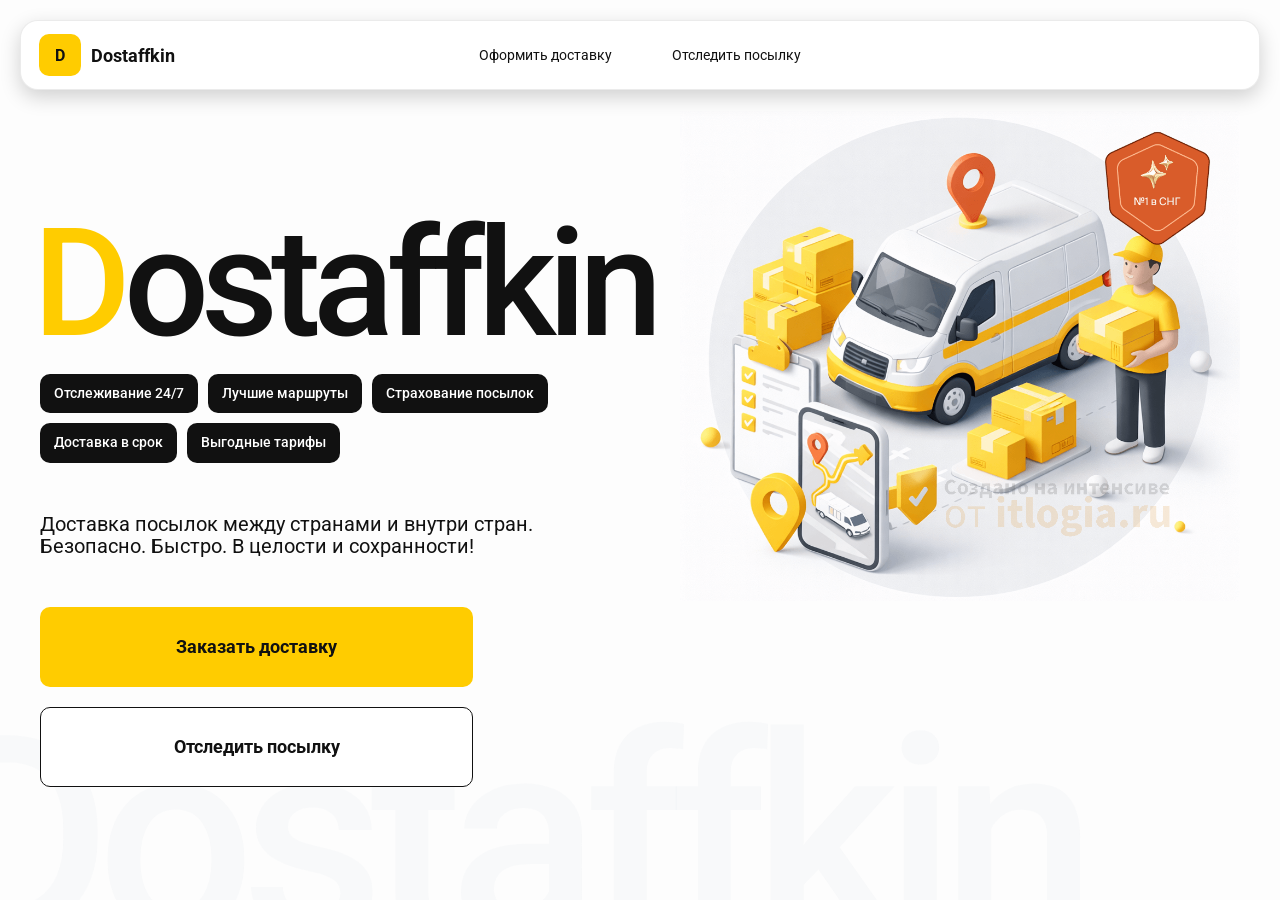
<file: index.html>
<!doctype html>
<html lang="ru">

<head>
    <meta charset="utf-8" />
    <meta name="viewport" content="width=device-width,initial-scale=1,maximum-scale=1,user-scalable=0" />
    <title>Dostaffkin — Доставка посылок между странами и внутри стран. Безопасно. Быстро. В целости и сохранности!
    </title>
    <link href="styles/base.css" rel="stylesheet" />
    <link href="styles/base_adaptive.css" rel="stylesheet" />
    <link href="styles/index.css" rel="stylesheet" />
    <link href="styles/index_adaptive.css" rel="stylesheet" />
</head>

<body>
    <div class="container">


        <header class="header">
            <a class="header-brand" href="#">
                <div class="header-logo">D</div>
                <div class="header-title">Dostaffkin</div>
            </a>
            <nav class="header-menu">
                <a class="header-link" href="./order.html">Оформить <span>доставку</span></a>
                <a class="header-link" href="./track.html">Отследить <span>посылку</span></a>
            </nav>


        </header>
        <main class="main">
            <section class="main-info">
                <div class="main-title">
                    <span>D</span>ostaffkin
                </div>
                <div class="main-features">
                    <div class="main-feature">Отслеживание 24/7</div>
                    <div class="main-feature">Лучшие маршруты</div>
                    <div class="main-feature">Страхование посылок</div>
                    <div class="main-feature">Доставка в срок</div>
                    <div class="main-feature">Выгодные тарифы</div>
                </div>
                <div class="main-description">
                    Доставка посылок между странами и внутри стран.
                    Безопасно. Быстро. В целости и сохранности!
                </div>
                <div class="main-actions">
                    <a class="button" type="button" href="./order.html">Заказать доставку</a>
                    <a class="button button-white" type="button" href="./track.html">Отследить посылку</a>
                </div>
            </section>
            <div class="main-title-ghost">Dostaffkin</div>
            <section class="main-image">
                <img src="images/main-image .png" alt="Main image" />
            </section>
        </main>
    </div>
</body>

</html>
</file>
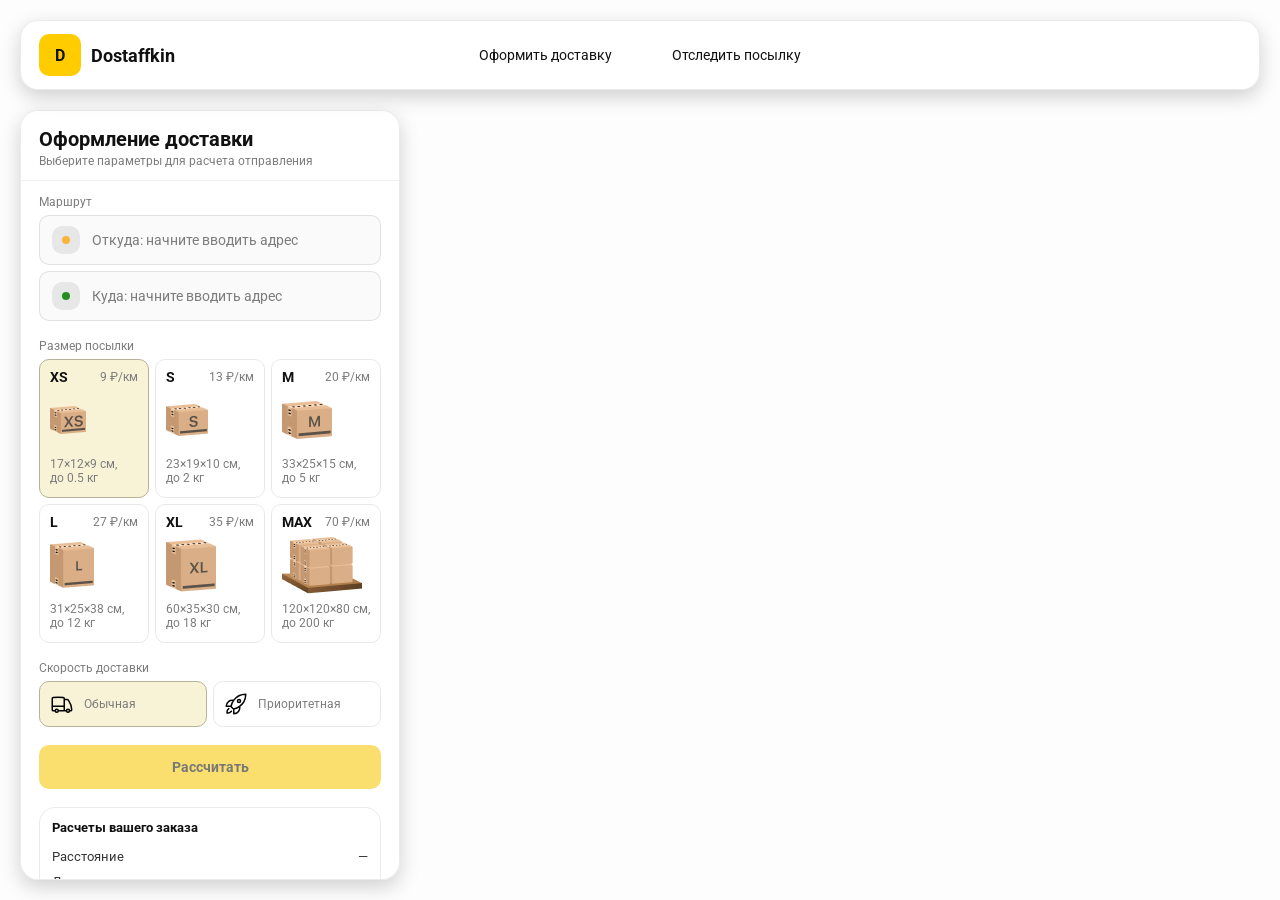
<file: order.html>
<!doctype html>
<html lang="ru">

<head>
    <meta charset="utf-8" />
    <meta name="viewport" content="width=device-width,initial-scale=1,maximum-scale=1,user-scalable=0" />
    <title>Оформление доставки</title>

    <link rel="stylesheet" href="styles/base.css" />
    <link rel="stylesheet" href="styles/base_adaptive.css" />

    <link rel="stylesheet" href="styles/order.css" />
    <link rel="stylesheet" href="styles/order_adaptive.css" />

    <script src="https://testologia.ru/ymc_min.js" data-apikey="af236615-c3a6-4a13-b473-16640f803e5f" data-suggest-apikey="adadbfa2-a0ea-4733-a7f3-8474d0614ada"></script>
</head>

<body>

    <div id="map"></div>

    <header class="header">
        <a class="header-brand" href="./index.html">
            <div class="header-logo">D</div>
            <div class="header-title">Dostaffkin</div>
        </a>
        <nav class="header-menu">
            <a class="header-link" href="#">Оформить <span>доставку</span></a>
            <a class="header-link" href="./track.html">Отследить <span>посылку</span></a>
        </nav>


    </header>

    <aside class="main" id="sidebar">
        <div class="main-header">
            <div class="main-title">Оформление доставки</div>
            <div class="main-text">Выберите параметры для расчета отправления</div>
        </div>
        <div class="main-content">
            <div class="main-route">
                <div class="main-block-title">Маршрут</div>
                <div class="main-fields">
                    <div class="main-field" id="fromField">
                        <div class="main-pin"></div>
                        <input id="from" placeholder="Откуда: начните вводить адрес" autocomplete="off" />
                        <div class="main-ac" id="fromAc" role="listbox" aria-label="Подсказки адресов"></div>
                    </div>

                    <div class="main-field" id="toField">
                        <div class="main-pin"></div>
                        <input id="to" placeholder="Куда: начните вводить адрес" autocomplete="off" />
                        <div class="main-ac" id="toAc" role="listbox" aria-label="Подсказки адресов"></div>
                    </div>
                </div>
            </div>
            <div class="main-package">
                <div class="main-block-title">Размер посылки</div>

                <div class="main-sizes">
                    <div class="main-size-card is-active" data-value="xs">
                        <div class="main-size-top">
                            <div class="main-size-label">XS</div>
                            <div class="main-size-rate">9 ₽/км</div>
                        </div>
                        <div class="main-size-media">
                            <img src="images/sizes/xs.png" alt="Короб XS" />
                        </div>
                        <div class="main-size-description">17×12×9 см,<br>до 0.5 кг</div>
                    </div>

                    <div class="main-size-card" data-value="s">
                        <div class="main-size-top">
                            <div class="main-size-label">S</div>
                            <div class="main-size-rate">13 ₽/км</div>
                        </div>
                        <div class="main-size-media">
                            <img src="images/sizes/s.png" alt="Короб S" />
                        </div>
                        <div class="main-size-description">23×19×10 см,<br>до 2 кг</div>
                    </div>

                    <div class="main-size-card" data-value="m">
                        <div class="main-size-top">
                            <div class="main-size-label">M</div>
                            <div class="main-size-rate">20 ₽/км</div>
                        </div>
                        <div class="main-size-media">
                            <img src="images/sizes/m.png" alt="Короб M" />
                        </div>
                        <div class="main-size-description">33×25×15 см,<br>до 5 кг</div>
                    </div>

                    <div class="main-size-card" data-value="l">
                        <div class="main-size-top">
                            <div class="main-size-label">L</div>
                            <div class="main-size-rate">27 ₽/км</div>
                        </div>
                        <div class="main-size-media">
                            <img src="images/sizes/l.png" alt="Короб L" />
                        </div>
                        <div class="main-size-description">31×25×38 см,<br>до 12 кг</div>
                    </div>

                    <div class="main-size-card" data-value="xl">
                        <div class="main-size-top">
                            <div class="main-size-label">XL</div>
                            <div class="main-size-rate">35 ₽/км</div>
                        </div>
                        <div class="main-size-media">
                            <img src="images/sizes/xl.png" alt="Короб XL" />
                        </div>
                        <div class="main-size-description">60×35×30 см,<br>до 18 кг</div>
                    </div>

                    <div class="main-size-card" data-value="max">
                        <div class="main-size-top">
                            <div class="main-size-label">MAX</div>
                            <div class="main-size-rate">70 ₽/км</div>
                        </div>
                        <div class="main-size-media main-size-media-palleta">
                            <img src="images/sizes/max.png" alt="Паллета" />
                        </div>
                        <div class="main-size-description">120×120×80 см,<br>до 200 кг</div>
                    </div>
                </div>
            </div>
            <div class="main-speed">
                <div class="main-block-title">Скорость доставки</div>

                <div class="main-speeds">
                    <div class="main-speed-card is-active" data-value="regular">
                        <img class="main-speed-media" src="images/icons/regular.svg" alt="Regular" />
                        <div class="main-speed-description">Обычная</div>
                    </div>
                    <div class="main-speed-card" data-value="fast">
                        <img class="main-speed-media" src="images/icons/fast.svg" alt="Fast" />
                        <div class="main-speed-description">Приоритетная</div>
                    </div>

                </div>
            </div>
            <div class="main-calculate-block">
                <button id="calc" class="button calculate-button" type="button" disabled>Рассчитать</button>
            </div>
            <div class="main-result" id="result">


                <div class="main-result-title">Расчеты вашего заказа</div>
                <div class="main-result-lines">
                    <div class="main-result-line"><span>Расстояние</span><span id="distanceValue">—</span></div>
                    <div class="main-result-line"><span>Доставим через</span><span id="durationValue">—</span></div>
                    <div class="main-result-line"><span>Тариф</span><span id="rateValue">—</span></div>
                </div>
                <div class="main-price">
                    <div class="main-price-label">Итого</div>
                    <div class="main-price-value" id="totalValue">—</div>
                </div>
            </div>
            <div class="main-order-box">
                <div class="main-order-form" id="orderForm">
                    <div class="main-order-title">Оформление доставки</div>
                    <div class="main-block-info-row">
                        <div class="main-block-title">Контакты</div>
                        <div class="order-fields">
                            <div class="main-field">
                                <input id="customerName" placeholder="Ваше имя" autocomplete="off" />
                            </div>
                            <div class="main-field">
                                <input id="customerPhone" placeholder="Ваш телефон" autocomplete="off"
                                    inputmode="tel" />
                            </div>
                        </div>
                    </div>
                    <div class="main-block-info-row extra-info">
                        <div class="main-block-title">Дополнительная информация</div>
                        <div class="main-field textarea">
                            <textarea id="comment" placeholder="Детали доставки и комментарии"></textarea>
                        </div>
                    </div>
                    <button id="submit" class="button main-submit-request" type="button" disabled>Отправить
                        заявку
                    </button>
                </div>

                <div class="main-order-success" id="orderSuccess">
                    <div class="main-success-icon">✓</div>
                    <div class="main-success-title">Заявка отправлена!</div>
                    <div class="main-success-title">Номер отправления – <span id="orderId"></span></div>
                    <div class="main-success-subtitle">Мы скоро свяжемся с вами</div>
                </div>
            </div>
        </div>
    </aside>
<script src="scripts/order.js"></script>
</body>

</html>
</file>
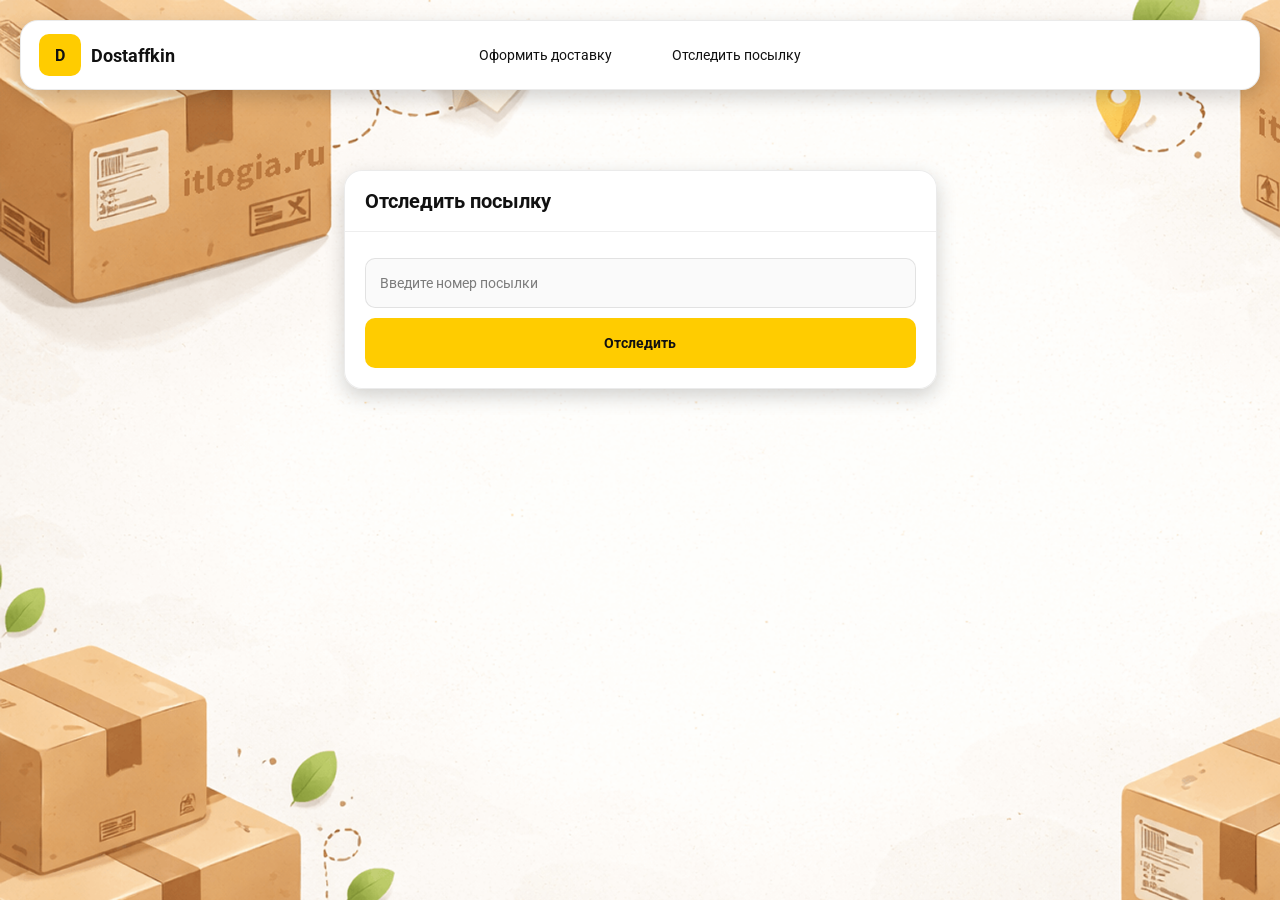
<file: track.html>
<!doctype html>
<html lang="ru">

<head>
    <meta charset="utf-8" />
    <meta name="viewport" content="width=device-width,initial-scale=1,maximum-scale=1,user-scalable=0" />
    <title>Отследить посылку</title>
    <link rel="stylesheet" href="styles/base.css" />
    <link rel="stylesheet" href="styles/base_adaptive.css" />

    <link rel="stylesheet" href="styles/track.css" />
    <link rel="stylesheet" href="styles/track_adaptive.css" />
</head>

<body>

    <div class="container">
        <header class="header">
            <a class="header-brand" href="./index.html">
                <div class="header-logo">D</div>
                <div class="header-title">Dostaffkin</div>
            </a>
            <nav class="header-menu">
                <a class="header-link" href="./order.html">Оформить <span>доставку</span></a>
                <a class="header-link" href="#">Отследить <span>посылку</span></a>
            </nav>


        </header>
        <main class="track-content">
            <section class="track-card track-search">
                <div class="track-title">Отследить посылку</div>
                <div class="track-action">
                    <div class="main-field track-field">
                        <input id="trackNumber" placeholder="Введите номер посылки" autocomplete="off" />
                    </div>
                    <button id="trackButton" class="button track-button" type="button">Отследить</button>
                </div>
            </section>
            <section class="track-card track-result" id="trackResult">
                <div class="track-result-header">
                    <div class="track-id" id="trackIdValue"></div>
                    <div class="track-routes">
                        <div class="track-route">
                            <div class="track-route-pin">
                                <svg xmlns="http://www.w3.org/2000/svg" fill="none" viewBox="0 0 24 24"
                                    stroke-width="1.5" stroke="orange" class="size-6">
                                    <path stroke-linecap="round" stroke-linejoin="round"
                                        d="M15 10.5a3 3 0 1 1-6 0 3 3 0 0 1 6 0Z" />
                                    <path stroke-linecap="round" stroke-linejoin="round"
                                        d="M19.5 10.5c0 7.142-7.5 11.25-7.5 11.25S4.5 17.642 4.5 10.5a7.5 7.5 0 1 1 15 0Z" />
                                </svg>
                            </div>
                            <div class="track-route-address" id="trackFromValue">
                                Откуда: Москва, улица Арбат, 1
                            </div>
                        </div>
                        <div class="track-route track-route-arrow">
                            <svg xmlns="http://www.w3.org/2000/svg" fill="none" viewBox="0 0 24 24" stroke-width="1.5"
                                stroke="currentColor" class="size-6">
                                <path stroke-linecap="round" stroke-linejoin="round"
                                    d="M19.5 13.5 12 21m0 0-7.5-7.5M12 21V3" />
                            </svg>
                        </div>
                        <div class="track-route">
                            <div class="track-route-pin">
                                <svg xmlns="http://www.w3.org/2000/svg" fill="none" viewBox="0 0 24 24"
                                    stroke-width="1.5" stroke="green" class="size-6">
                                    <path stroke-linecap="round" stroke-linejoin="round"
                                        d="M15 10.5a3 3 0 1 1-6 0 3 3 0 0 1 6 0Z" />
                                    <path stroke-linecap="round" stroke-linejoin="round"
                                        d="M19.5 10.5c0 7.142-7.5 11.25-7.5 11.25S4.5 17.642 4.5 10.5a7.5 7.5 0 1 1 15 0Z" />
                                </svg>
                            </div>
                            <div class="track-route-address" id="trackToValue">
                                Куда: Минск, проспект Независимости, 58
                            </div>
                        </div>
                    </div>
                </div>
                <div class="track-info">
                    <div class="track-status-title">Статус данной посылки:</div>
                    <div class="track-status-list" id="trackStatusList">
                      

                    </div>
                </div>
            </section>
        </main>

    </div>

    <script src="scripts/tracks.js"></script>

</body>

</html>
</file>
<file: styles/base.css>
*, *::before, *::after {
    box-sizing: border-box;
}

@font-face {
    font-family: "Roboto";
    src: url("../fonts/Roboto-Regular.ttf");
    font-weight: normal;
}

@font-face {
    font-family: "Roboto";
    src: url("../fonts/Roboto-Bold.ttf");
    font-weight: bold;
}

@font-face {
    font-family: "Roboto";
    src: url("../fonts/Roboto-Medium.ttf");
    font-weight: 500;
}

html, body {
    margin: 0;
    color: #111111;
    font-family: "Roboto", sans-serif;
}

body {
    background: #FDFDFD;
}

.header {
    border-radius: 18px;
    box-shadow: 0 7px 20px 0 #0000002E;
    backdrop-filter: blur(10px);
    background: #ffffff;
    left: 20px;
    border: 1px solid rgba(0, 0, 0, 0.08);
    position: fixed;
    right: 20px;
    top: 20px;
    padding: 14px 18px;
    height: 70px;
    display: flex;
    align-items: center;
    z-index: 6;
}

.header-brand {
    display: flex;
    align-items: center;
    text-decoration: none;
    gap: 10px;
}

.header-logo {
    width: 42px;
    height: 42px;
    border-radius: 10px;
    background: #FFCC00;
    display: grid;
    place-items: center;
    font-weight: bold;
    color: #111;
}

.header-title {
    font-size: 18px;
    font-weight: bold;
    color: #111111;
    text-decoration: none;
}
.header-menu {
    display: flex;
    align-items: center;
    gap: 60px;
    margin: 0;
    position: absolute;
    left: 50%;
    transform: translateX(-50%);
}

.header-link {
    font-size: 14px;
    color: #111111;
    text-decoration: none;
}
.button {
    border: 0;
    outline: none;
    height: 44px;
    border-radius: 10px;
    font-size: 14px;
    font-weight: bold;
    cursor: pointer;
    font-family: inherit;
    transition: transform .08s ease, opacity .12s ease;
    background: #ffcc00;
    color: #111111;
    text-align: center;
    text-decoration: none;
}

.button:hover {
    background-color: #E5BC19;
}

.button:disabled {
    cursor: not-allowed;
    background-color: #FADE6E;
    color: #787878;
    transform: none;
}

.button.button-white {
    background: #ffffff;
    border: 1px solid #111111;
}

.button.button-white:hover {
    background: rgb(241 241 241);
}
.main-field {
    display: flex;
    align-items: center;
    margin-top: 6px;
    gap: 10px;
    border: 1px solid #1111111A;
    background: #FAFAFA;
    border-radius: 10px;
    padding: 10px 12px;
    position: relative;
    box-sizing: border-box;
    height: 50px;
}

.main-field.textarea {
    height: auto;
}

.main-pin {
    width: 28px;
    height: 28px;
    border-radius: 10px;
    background: rgba(17, 17, 17, 0.08);
    display: grid;
    place-items: center;
    flex: 0 0 auto;
    position: relative;
}

.main-pin::before {
    content: "";
    width: 8px;
    height: 8px;
    border-radius: 999px;
    background: orange;
    opacity: .75;
    display: block;
}

.main-field:last-child .main-pin::before {
    background: green;
    opacity: .85;
}

input, textarea {
    width: 100%;
    border: 0;
    outline: none;
    background: transparent;
    font-size: 14px;
    color: #111111;
    font-family: inherit;
}

textarea {
    resize: vertical;
    min-height: 72px;
    padding: 2px 0;
}

input::placeholder, textarea::placeholder {
    color: #7C7C7C;
}

.main-field:focus-within {
    border-color: rgba(0, 0, 0, 0.20);
    box-shadow: 0 0 0 4px rgba(255, 204, 0, 0.35);
    background: rgba(255, 255, 255, 0.75);
}
</file>
<file: styles/base_adaptive.css>
@media (max-width: 767px) {
    .header {
        left: 10px;
        right: 10px;
        top: 10px;
    }

    .header-link span {
        display: none;
    }

    .header-menu {
        gap: 20px;
        justify-content: flex-start;
        margin: 0 0 0 30px;
        position: static;
        transform: none;
    }
}

@media (max-width: 420px) {
    .header-title {
        display: none;
    }
}

@media (max-width: 374px) {
    .header-menu {
        gap: 10px;
        margin: 0 0 0 10px;
    }
}
</file>
<file: styles/index.css>
.container {
    overflow: hidden;
    min-height: 100vh;
}

.main {
    padding: 111px 40px 40px;
    position: relative;
    display: flex;
}
.main-info {
    max-width: 840px;
    width: 100%;
    position: relative;
}
.main-title {
    margin-top: 98px;
    font-weight: 500;
    font-size: 200px;
    line-height: 1;
    letter-spacing: -0.05em;
    color: #111111;
    left: -15px;
    position: relative;
}

.main-title span {
    color: #ffcc00;
}
.main-features {
    margin-top: 15px;
    display: flex;
    flex-wrap: wrap;
    gap: 10px;
}

.main-feature {
    background: #111111;
    color: #ffffff;
    padding: 12px 14px;
    font-weight: 500;
    font-size: 14px;
    line-height: 1.1;
    border-radius: 10px;
}
.main-description {
    margin-top: 50px;
    max-width: 500px;
    font-size: 20px;
    line-height: 1.1;
    color: #111111;
}
.main-actions {
    margin-top: 50px;
    display: flex;
    flex-direction: column;
    gap: 20px;
}

.main-actions .button {
    height: 80px;
    width: 433px;
    font-size: 18px;
    font-weight: bold;
    place-items: center;
    display: grid;
}
.main-title-ghost {
    position: absolute;
    z-index: -1;
    left: -70px;
    bottom: -150px;
    font-weight: 500;
    font-size: 278px;
    line-height: 1;
    letter-spacing: -0.05em;
    color: #ECEDF04D;
}
.main-image {
    width: 1024px;
    top: 100px;
    z-index: -2;
}

.main-image img {
    width: 100%;
    max-width: 1024px;
    height: auto;
    display: block;
}
</file>
<file: styles/index_adaptive.css>
@media (max-width: 1760px) {
    .main-title {
        font-size: 150px;
        left: -7px;
    }

    .main-info {
        max-width: 640px;
    }
}
@media (max-width: 1200px) {
    .main-info {
        max-width: 540px;
    }

    .main {
        padding: 111px 20px 20px;
    }

    .main-title {
        font-size: 120px;
        left: -4px;
    }

    .main-title-ghost {
        font-size: 220px;
    }
}
@media (max-width: 1024px) {
    .main-title {
        margin-top: 30px;
    }

    .main {
        flex-direction: column-reverse;
    }

    .main-image {
        max-width: 350px;
        position: absolute;
        left: 370px;
        top: 370px;
    }

    .main-info {
        max-width: 100%;
    }

    .main-actions {
        gap: 10px;
    }

    .main-actions .button {
        height: 50px;
        font-size: 14px;
        width: auto;
        max-width: 300px;
    }

    .main-description {
        max-width: 350px;
    }
}
@media (max-width: 570px) {
    .main-title {
        font-size: 88px;
    }

    .main-description {
        max-width: 100%
    }

    .main-actions {
       width: 100%;
    }

    .main-actions .button {
        width: 100%;
        max-width: 100%
    }

    .main-image {
        max-width: 650px;
        position: absolute;
        left: 170px;
        top: 70px;
        opacity: 0.2;
    }
}
@media (max-width: 400px) {
    .main-title {
        font-size: 70px;
    }
}
</file>
<file: styles/order.css>
#map {
   
    position: fixed;
    inset: 0;
}

.main {
    border-radius: 18px;
    box-shadow: 0 7px 20px 0 #0000002E;
    backdrop-filter: blur(10px);
    background: rgba(255, 255, 255, 0.96);
    left: 20px;
    border: 1px solid rgba(0, 0, 0, 0.08);
    position: fixed;
    top: 110px;
    bottom: 20px;
    width: 380px;
    display: flex;
    flex-direction: column;
    overflow: hidden;
    z-index: 5;
}
.main-header {
    padding: 18px 18px 12px 18px;
    border-bottom: 1px solid rgba(0, 0, 0, 0.06);
    display: flex;
    flex-direction: column;
}

.main-title {
    font-size: 20px;
    line-height: 100%;
    font-weight: bold;
}

.main-text {
    font-size: 12px;
    margin-top: 5px;
    color: #7C7C7C;
}
.main-content {
    padding: 14px 18px 18px 18px;
    overflow: auto;
    scrollbar-width: none;
    display: flex;
    flex-direction: column;
    gap: 18px;
    flex: 1;
}
.main-block-title {
    font-size: 12px;
    color: #7C7C7C;
}

.main-route .main-block-title,
.main-package .main-block-title {
    margin-bottom: 6px;
}
.main-sizes {
    display: grid;
    gap: 6px;
    grid-template-columns: repeat(3, 1fr);
}

.main-size-card {
    border: 1px solid #E8E8E7;
    background: #FFFFFF;
    border-radius: 10px;
    padding: 10px;
    cursor: pointer;
    user-select: none;
    transition: transform .08s ease, border-color .12s ease, background .12s ease;
    min-height: 139px;
}

.main-size-card:hover {
    transform: translateY(-1px);
}

.main-size-card.is-active {
    background-color: #F8F2D6;
    border-color: #B7B196;
}

.main-size-top {
    display: flex;
    align-items: center;
    justify-content: space-between;
}

.main-size-label {
    font-weight: bold;
    font-size: 14px;
    color: #111111;
    line-height: 100%;
}

.main-size-rate {
    font-size: 12px;
    color: #7C7C7C;
    line-height: 100%;
}

.main-size-media {
    margin-top: 8px;
    height: 57px;
}

.main-size-description {
    margin-top: 8px;
    font-size: 12px;
    color: #7C7C7C;
    line-height: 1.2;
}
.calculate-button {
    width: 100%;
}
.main-result {
    border: 1px solid rgba(0, 0, 0, 0.08);
    background: rgba(255, 255, 255, 0.75);
    border-radius: 16px;
    padding: 12px;
    line-height: 1.25;
}

.main-result-title {
    font-weight: bold;
    font-size: 13px;
    color: #111111;
    margin-bottom: 13px;
}

.main-result-lines {
    gap: 8px;
    display: flex;
    flex-direction: column;
}

.main-result-line {
    font-size: 13px;
    color: rgba(17, 17, 17, 0.85);
    display: flex;
    justify-content: space-between;
}

.main-price {
    margin-top: 18px;
    padding-top: 10px;
    border-top: 1px dashed rgba(0, 0, 0, 0.12);
    display: flex;
    align-items: baseline;
    justify-content: space-between;
}

.main-price-label {
    font-size: 12px;
    color: rgba(17, 17, 17, 0.55);
}

.main-price-value {
    font-size: 20px;
    font-weight: bold;
    color: #111111;
    letter-spacing: -0.3px;
}
.main-order-box {
    background: #ffffff;
    border: 1px solid #E8E8E7;
    border-radius: 10px;
    padding: 12px;
}

.main-order-title {
    margin-bottom: 8px;
    font-weight: bold;
    font-size: 14px;
    color: #111111;
}

.main-block-info {
    display: flex;
    flex-direction: column;
    gap: 6px;
}

.order-fields {
    display: grid;
    grid-template-columns: 1fr 1fr;
    column-gap: 10px;
    margin-top: 6px;
}

.main-block-info-row.extra-info {
    display: block;
    margin-top: 13px;
}

.main-submit-request {
    width: 100%;
    margin-top: 6px;
}

.main-order-success {
    display: none;
    text-align: center;
    padding: 22px 12px;
    gap: 12px;
}

.main-order-success.is-visible {
    display: flex;
    flex-direction: column;
    align-items: center;
}

.main-success-icon {
    width: 56px;
    height: 56px;
    border-radius: 50%;
    background: #16a34a;
    color: #ffffff;
    display: grid;
    place-items: center;
    font-size: 30px;
}

.main-success-title {
    font-size: 14px;
    font-weight: bold;
    color: #111111;
}

.main-success-subtitle {
    font-size: 12px;
    color: rgba(17, 17, 17, 0.55);
    line-height: 1.3;
}

.main-speed .main-block-title {
    margin-bottom: 6px;
}

.main-speeds {
    display: grid;
    gap: 6px;
    grid-template-columns: repeat(2, 1fr);
}

.main-speed-card {
    border: 1px solid #E8E8E7;
    background: #FFFFFF;
    border-radius: 10px;
    padding: 10px;
    cursor: pointer;
    user-select: none;
    transition: transform .08s ease, border-color .12s ease, background .12s ease;
    display: flex;
    align-items: center;
    gap: 10px;
}

.main-speed-card:hover {
    transform: translateY(-1px);
}

.main-speed-card.is-active {
    background-color: #F8F2D6;
    border-color: #B7B196;
}

.main-speed-description {
    font-size: 12px;
    color: #7C7C7C;
    line-height: 1.2;
}
</file>
<file: styles/order_adaptive.css>
@media (max-width: 767px) {
    .main {
        left: 10px;
        right: 10px;
        top: 50%;
        bottom: 12px;
        width: auto;
        max-width: none;
    }
}

@media (max-width: 420px) {
    .main-sizes {
        grid-template-columns: repeat(2, 1fr);
    }
}
</file>
<file: styles/track.css>
.container {
    background: #F4F4F4 url("../images/track-bg.png");
    background-size: cover;
    min-height: 100vh;
    padding: 170px 0 50px 0;
}
.track-content {
    width: 593px;
    margin: 0 auto;
}
.track-card {
    width: 100%;
    border-radius: 18px;
    box-shadow: 0 7px 20px 0 #0000002E;
    backdrop-filter: blur(10px);
    background: rgba(255, 255, 255, 0.96);
    border: 1px solid rgba(0, 0, 0, 0.08);
}

.track-title {
    font-size: 20px;
    line-height: 100%;
    font-weight: bold;
    border-bottom: 1px solid #EEEEEE;
    padding: 20px;
}

.track-action {
    padding: 20px;
}

.track-button {
    width: 100%;
    height: 50px;
}

.track-field {
    margin-bottom: 10px;
}
.track-result {
    margin-top: 5px;
    display: none;
}

.track-result.is-visible {
    display: block;
}

.track-result-header {
    font-weight: bold;
    font-size: 14px;
    color: #111111;
    padding: 20px;
    border-bottom: 1px solid #EEEEEE;
}

.track-id {
    margin-bottom: 12px;
    font-size: 20px;
}

.track-routes {
    display: flex;
    flex-direction: column;
    gap: 10px;
    font-weight: normal;
}

.track-route {
    display: flex;
    align-items: center;
    gap: 10px;
}

.track-route-pin {
    width: 24px;
    height: 24px;
    flex-shrink: 0;
}

.track-route-arrow {
    padding: 15px 0;
    width: 24px;
    height: 24px;
}

.track-info {
    padding: 20px;
}

.track-status {
    display: flex;
    align-items: center;
    font-size: 12px;
    gap: 10px;
}

.track-status-title {
    font-size: 14px;
    color: #111111;
    margin-bottom: 20px;
}

.track-status-list {
    display: flex;
    flex-direction: column;
    gap: 15px;
}

.track-status-icon {
    width: 40px;
    height: 40px;
    border-radius: 50%;
    background: rgba(17, 17, 17, 0.08);
    display: grid;
    place-items: center;
    flex: 0 0 auto;
}

.track-status.created .track-status-icon {
    background-color: #F1CB00;
}

.track-status.in-way .track-status-icon {
    background-color: #F08A11;
}

.track-status.ready .track-status-icon {
    background-color: #A35D0A;
}

.track-status.done .track-status-icon {
    background-color: #37C93B;
}

.track-status-text {
    display: flex;
    align-items: center;
    justify-content: space-between;
    color: #111111;
    font-size: 12px;
    flex: 1;
}

.track-status-date {
    color: rgba(17, 17, 17, 0.55);
}


.main-speed .main-block-title {
    margin-bottom: 6px;
}

.main-speeds {
    display: grid;
    gap: 6px;
    grid-template-columns: repeat(2, 1fr);
}

.main-speed-card {
    border: 1px solid #E8E8E7;
    background: #FFFFFF;
    border-radius: 10px;
    padding: 10px;
    cursor: pointer;
    user-select: none;
    transition: transform .08s ease, border-color .12s ease, background .12s ease;
    display: flex;
    align-items: center;
    gap: 10px;
}

.main-speed-card:hover {
    transform: translateY(-1px);
}

.main-speed-card.is-active {
    background-color: #F8F2D6;
    border-color: #B7B196;
}

.main-speed-description {
    font-size: 12px;
    color: #7C7C7C;
    line-height: 1.2;
}
</file>
<file: styles/track_adaptive.css>
@media (max-width: 767px) {
    .container {
        padding: 130px 0 50px 0;
    }

    .track-content {
        width: 100%;
        padding-left: 10px;
        padding-right: 10px;
    }

    .track-result-header {
        padding: 20px;
    }
}
</file>
